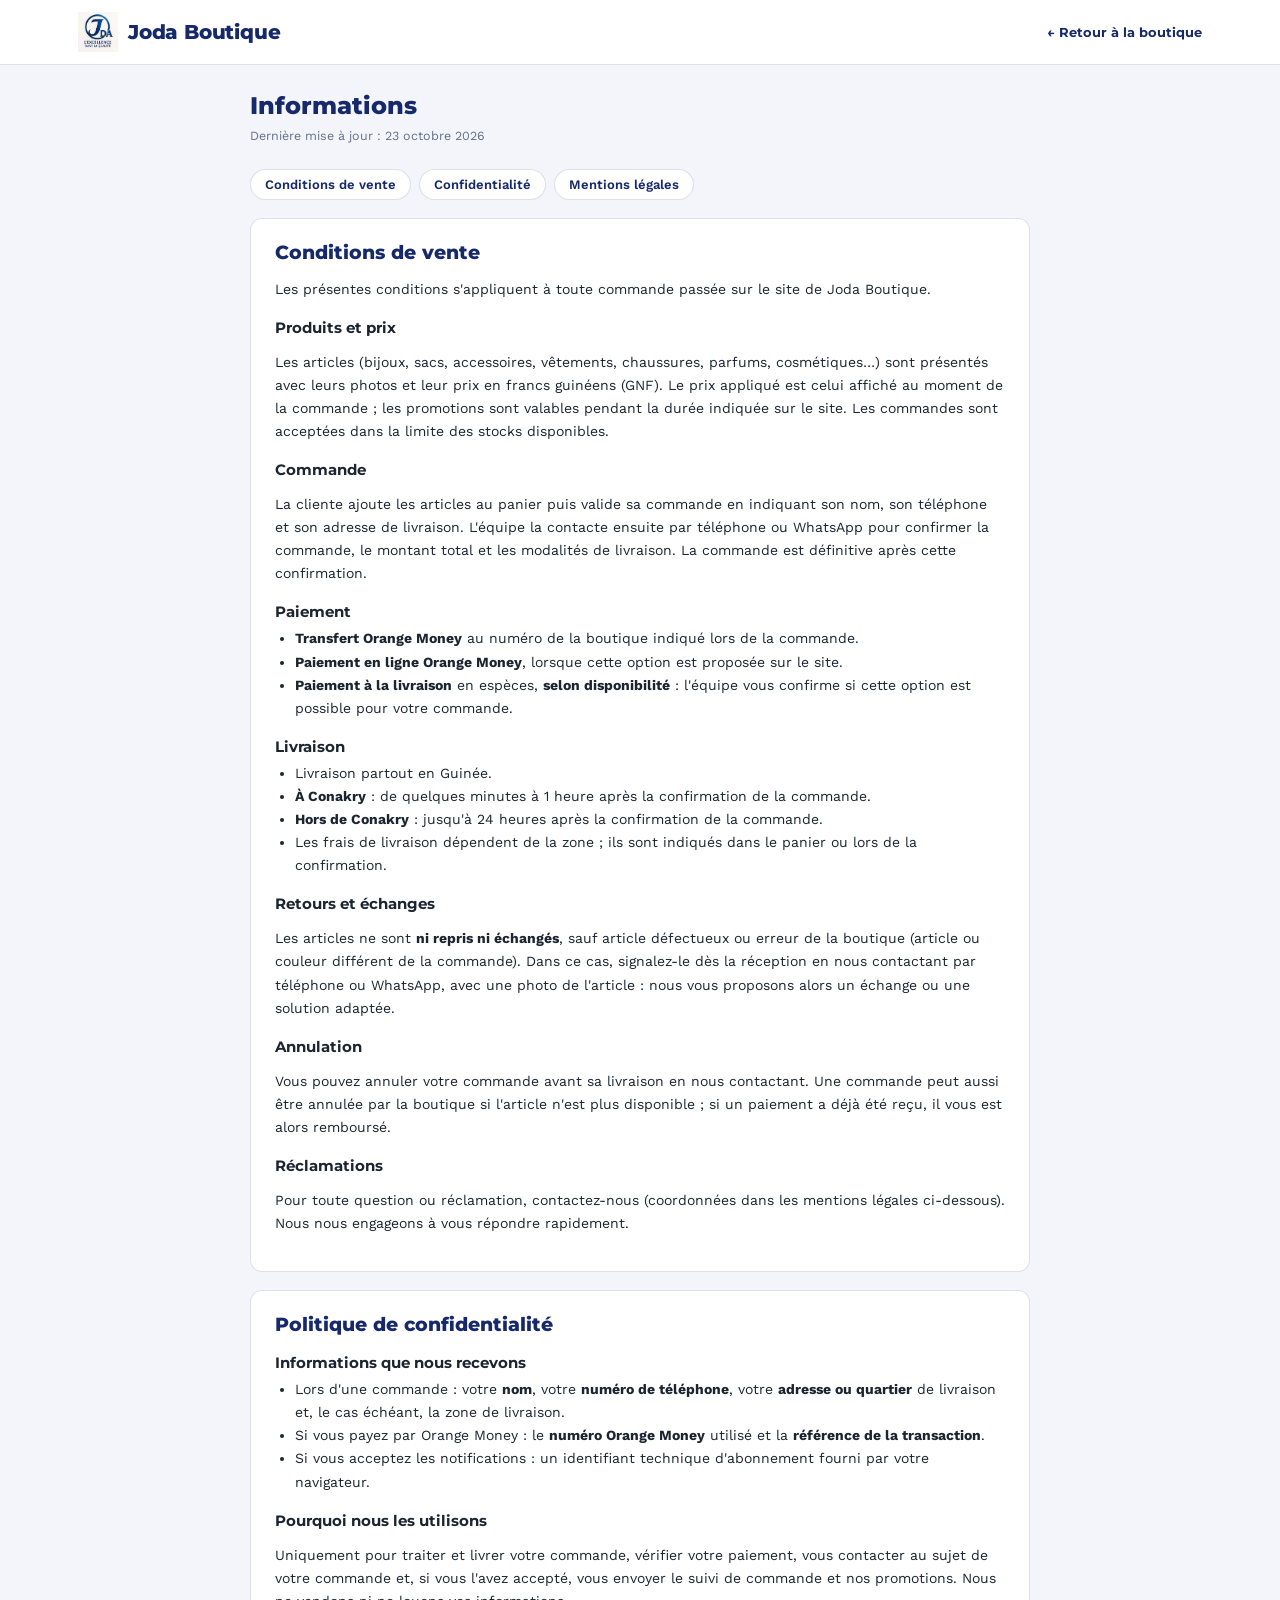
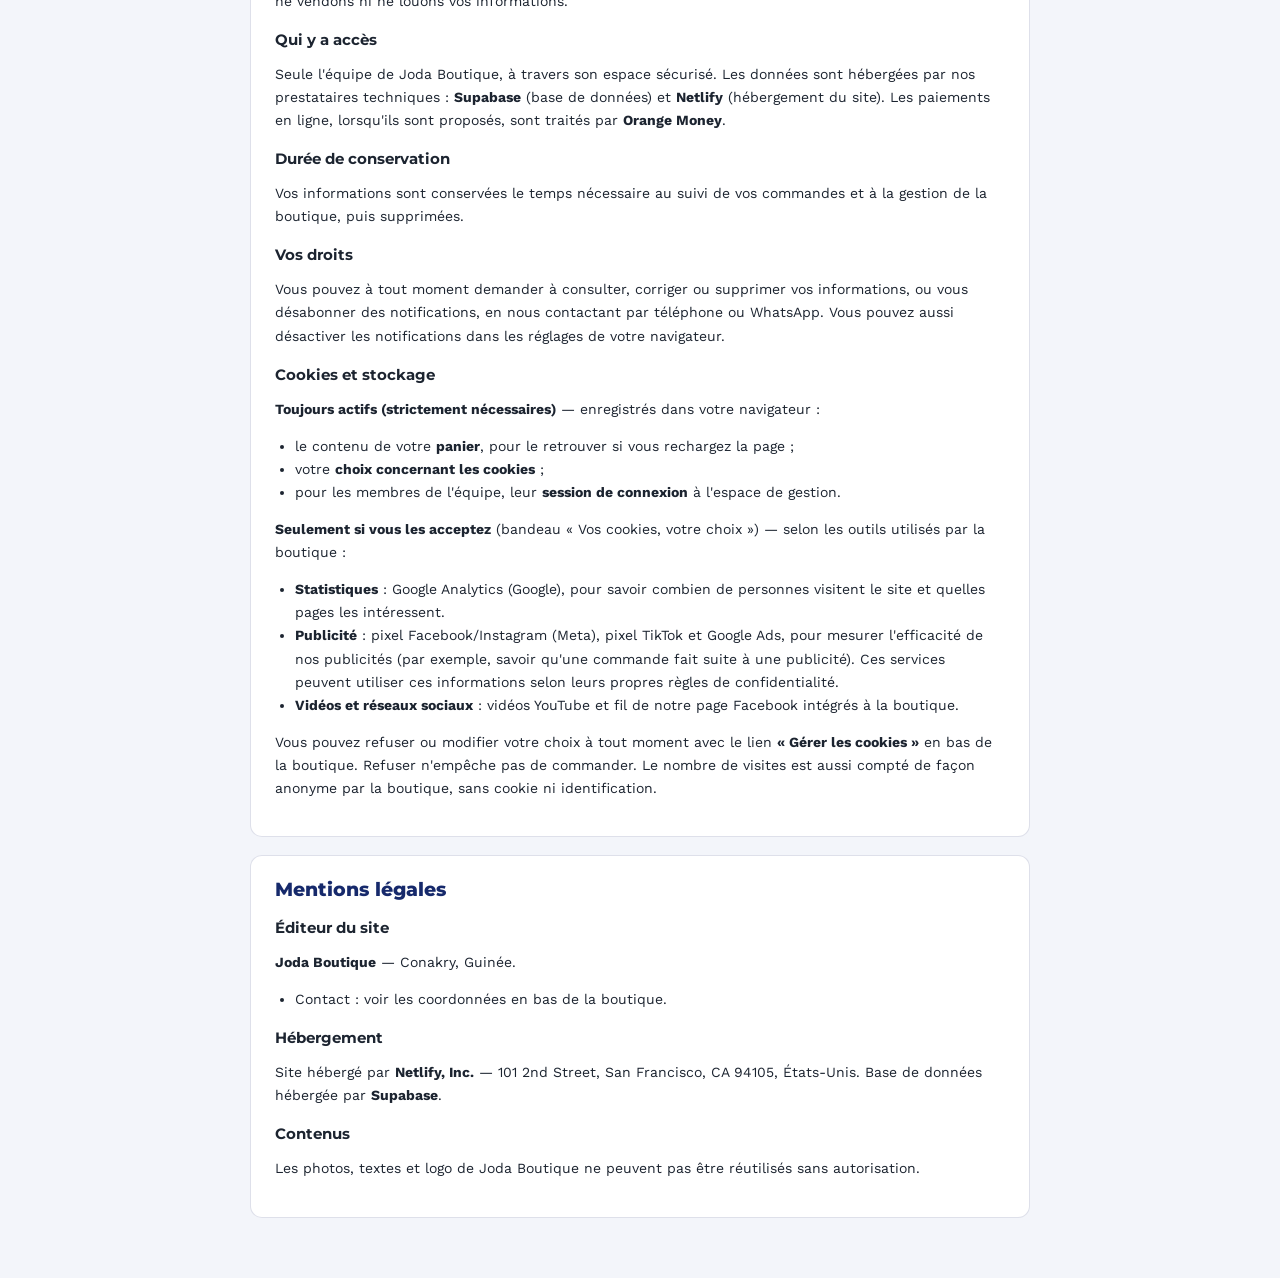
<file: informations.html>
<!DOCTYPE html>
<html lang="fr">
<head>
<meta charset="UTF-8">
<meta name="viewport" content="width=device-width, initial-scale=1.0">
<title>Informations — Joda Boutique</title>
<meta name="description" content="Conditions de vente, politique de confidentialité et mentions légales de Joda Boutique, Conakry, Guinée.">
<link rel="canonical" href="https://jodaboutique.com/informations.html">
<link rel="icon" type="image/webp" href="logo.webp">
<link rel="preconnect" href="https://fonts.googleapis.com">
<link href="https://fonts.googleapis.com/css2?family=Montserrat:wght@600;700;800&family=Work+Sans:wght@400;500;600&display=swap" rel="stylesheet">
<link rel="stylesheet" href="style.css">
<style>
  body{ background:var(--store-bg); }
  .legal-top{ background:#fff; border-bottom:1px solid var(--line); }
  .legal-top .wrap{ display:flex; align-items:center; justify-content:space-between; gap:12px; padding:12px 28px; }
  .legal-top a.brand{ text-decoration:none; }
  .legal-top img{ height:40px; }
  .legal-back{ font-family:'Montserrat', sans-serif; font-weight:700; font-size:13px; color:var(--navy); text-decoration:none; }
  .legal-nav{ display:flex; gap:8px; flex-wrap:wrap; margin:22px 0 6px; }
  .legal-nav a{ background:#fff; border:1px solid var(--line); border-radius:20px; padding:7px 14px; font-size:13px; font-weight:600; color:var(--navy); text-decoration:none; }
  .legal-nav a:hover{ border-color:var(--navy); }
  .legal{ max-width:820px; margin:0 auto; padding:0 20px 60px; }
  .legal section{ background:#fff; border:1px solid var(--line); border-radius:12px; padding:22px 24px; margin-top:18px; scroll-margin-top:16px; }
  .legal h1{ font-family:'Montserrat', sans-serif; font-weight:800; color:var(--navy); font-size:24px; margin:26px 0 0; }
  .legal h2{ font-family:'Montserrat', sans-serif; font-weight:800; color:var(--navy); font-size:19px; margin:0 0 12px; }
  .legal h3{ font-family:'Montserrat', sans-serif; font-weight:700; font-size:14.5px; margin:18px 0 6px; color:var(--ink); }
  .legal p, .legal li{ font-size:14px; line-height:1.65; color:var(--ink); }
  .legal ul{ padding-left:20px; margin:6px 0; }
  .legal .updated{ font-size:12.5px; color:var(--muted); margin-top:6px; }
</style>
</head>
<body>

<div class="legal-top">
  <div class="wrap">
    <a class="brand" href="/"><img src="logo.webp" alt="Joda Boutique"><span class="brand-text">Joda Boutique</span></a>
    <a class="legal-back" href="/">← Retour à la boutique</a>
  </div>
</div>

<main class="legal">
  <h1>Informations</h1>
  <p class="updated">Dernière mise à jour : 23 octobre 2026</p>
  <nav class="legal-nav">
    <a href="#cgv">Conditions de vente</a>
    <a href="#confidentialite">Confidentialité</a>
    <a href="#mentions">Mentions légales</a>
  </nav>

  <section id="cgv">
    <h2>Conditions de vente</h2>
    <p>Les présentes conditions s'appliquent à toute commande passée sur le site de Joda Boutique.</p>

    <h3>Produits et prix</h3>
    <p>Les articles (bijoux, sacs, accessoires, vêtements, chaussures, parfums, cosmétiques…) sont présentés avec leurs photos et leur prix en francs guinéens (GNF). Le prix appliqué est celui affiché au moment de la commande ; les promotions sont valables pendant la durée indiquée sur le site. Les commandes sont acceptées dans la limite des stocks disponibles.</p>

    <h3>Commande</h3>
    <p>La cliente ajoute les articles au panier puis valide sa commande en indiquant son nom, son téléphone et son adresse de livraison. L'équipe la contacte ensuite par téléphone ou WhatsApp pour confirmer la commande, le montant total et les modalités de livraison. La commande est définitive après cette confirmation.</p>

    <h3>Paiement</h3>
    <ul>
      <li><strong>Transfert Orange Money</strong> au numéro de la boutique indiqué lors de la commande.</li>
      <li><strong>Paiement en ligne Orange Money</strong>, lorsque cette option est proposée sur le site.</li>
      <li><strong>Paiement à la livraison</strong> en espèces, <strong>selon disponibilité</strong> : l'équipe vous confirme si cette option est possible pour votre commande.</li>
    </ul>

    <h3>Livraison</h3>
    <ul>
      <li>Livraison partout en Guinée.</li>
      <li><strong>À Conakry</strong> : de quelques minutes à 1 heure après la confirmation de la commande.</li>
      <li><strong>Hors de Conakry</strong> : jusqu'à 24 heures après la confirmation de la commande.</li>
      <li>Les frais de livraison dépendent de la zone ; ils sont indiqués dans le panier ou lors de la confirmation.</li>
    </ul>

    <h3>Retours et échanges</h3>
    <p>Les articles ne sont <strong>ni repris ni échangés</strong>, sauf article défectueux ou erreur de la boutique (article ou couleur différent de la commande). Dans ce cas, signalez-le dès la réception en nous contactant par téléphone ou WhatsApp, avec une photo de l'article : nous vous proposons alors un échange ou une solution adaptée.</p>

    <h3>Annulation</h3>
    <p>Vous pouvez annuler votre commande avant sa livraison en nous contactant. Une commande peut aussi être annulée par la boutique si l'article n'est plus disponible ; si un paiement a déjà été reçu, il vous est alors remboursé.</p>

    <h3>Réclamations</h3>
    <p>Pour toute question ou réclamation, contactez-nous (coordonnées dans les mentions légales ci-dessous). Nous nous engageons à vous répondre rapidement.</p>
  </section>

  <section id="confidentialite">
    <h2>Politique de confidentialité</h2>

    <h3>Informations que nous recevons</h3>
    <ul>
      <li>Lors d'une commande : votre <strong>nom</strong>, votre <strong>numéro de téléphone</strong>, votre <strong>adresse ou quartier</strong> de livraison et, le cas échéant, la zone de livraison.</li>
      <li>Si vous payez par Orange Money : le <strong>numéro Orange Money</strong> utilisé et la <strong>référence de la transaction</strong>.</li>
      <li>Si vous acceptez les notifications : un identifiant technique d'abonnement fourni par votre navigateur.</li>
    </ul>

    <h3>Pourquoi nous les utilisons</h3>
    <p>Uniquement pour traiter et livrer votre commande, vérifier votre paiement, vous contacter au sujet de votre commande et, si vous l'avez accepté, vous envoyer le suivi de commande et nos promotions. Nous ne vendons ni ne louons vos informations.</p>

    <h3>Qui y a accès</h3>
    <p>Seule l'équipe de Joda Boutique, à travers son espace sécurisé. Les données sont hébergées par nos prestataires techniques : <strong>Supabase</strong> (base de données) et <strong>Netlify</strong> (hébergement du site). Les paiements en ligne, lorsqu'ils sont proposés, sont traités par <strong>Orange Money</strong>.</p>

    <h3>Durée de conservation</h3>
    <p>Vos informations sont conservées le temps nécessaire au suivi de vos commandes et à la gestion de la boutique, puis supprimées.</p>

    <h3>Vos droits</h3>
    <p>Vous pouvez à tout moment demander à consulter, corriger ou supprimer vos informations, ou vous désabonner des notifications, en nous contactant par téléphone ou WhatsApp. Vous pouvez aussi désactiver les notifications dans les réglages de votre navigateur.</p>

    <h3>Cookies et stockage</h3>
    <p><strong>Toujours actifs (strictement nécessaires)</strong> — enregistrés dans votre navigateur :</p>
    <ul>
      <li>le contenu de votre <strong>panier</strong>, pour le retrouver si vous rechargez la page ;</li>
      <li>votre <strong>choix concernant les cookies</strong> ;</li>
      <li>pour les membres de l'équipe, leur <strong>session de connexion</strong> à l'espace de gestion.</li>
    </ul>
    <p><strong>Seulement si vous les acceptez</strong> (bandeau « Vos cookies, votre choix ») — selon les outils utilisés par la boutique :</p>
    <ul>
      <li><strong>Statistiques</strong> : Google Analytics (Google), pour savoir combien de personnes visitent le site et quelles pages les intéressent.</li>
      <li><strong>Publicité</strong> : pixel Facebook/Instagram (Meta), pixel TikTok et Google Ads, pour mesurer l'efficacité de nos publicités (par exemple, savoir qu'une commande fait suite à une publicité). Ces services peuvent utiliser ces informations selon leurs propres règles de confidentialité.</li>
      <li><strong>Vidéos et réseaux sociaux</strong> : vidéos YouTube et fil de notre page Facebook intégrés à la boutique.</li>
    </ul>
    <p>Vous pouvez refuser ou modifier votre choix à tout moment avec le lien <strong>« Gérer les cookies »</strong> en bas de la boutique. Refuser n'empêche pas de commander. Le nombre de visites est aussi compté de façon anonyme par la boutique, sans cookie ni identification.</p>
  </section>

  <section id="mentions">
    <h2>Mentions légales</h2>
    <h3>Éditeur du site</h3>
    <p><strong>Joda Boutique</strong> — Conakry, Guinée.</p>
    <ul id="legalContacts">
      <li>Contact : voir les coordonnées en bas de la boutique.</li>
    </ul>
    <h3>Hébergement</h3>
    <p>Site hébergé par <strong>Netlify, Inc.</strong> — 101 2nd Street, San Francisco, CA 94105, États-Unis. Base de données hébergée par <strong>Supabase</strong>.</p>
    <h3>Contenus</h3>
    <p>Les photos, textes et logo de Joda Boutique ne peuvent pas être réutilisés sans autorisation.</p>
  </section>
</main>

<script>
  // Coordonnées reprises des Réglages de la boutique (téléphone, WhatsApp, Facebook).
  (async function(){
    try{
      const res = await fetch('https://sfkxhelutkoqinmfceyc.supabase.co/rest/v1/settings?id=eq.true&select=phone,whatsapp,facebook', {
        headers: { apikey: 'sb_publishable_HQc7xFR0jmCbFXXqhOFDhw_fjZ-x07V', Authorization: 'Bearer sb_publishable_HQc7xFR0jmCbFXXqhOFDhw_fjZ-x07V' }
      });
      const s = (await res.json())[0];
      if(!s) return;
      const esc = t => String(t).replace(/[&<>"']/g, c => ({'&':'&amp;','<':'&lt;','>':'&gt;','"':'&quot;',"'":'&#39;'}[c]));
      const phone = String(s.phone||'').replace(/[^0-9]/g,'');
      const wa = String(s.whatsapp||'').replace(/[^0-9]/g,'');
      const fb = String(s.facebook||'').trim();
      let html = '';
      if(phone) html += `<li>Téléphone : <a href="tel:+${phone}">+${phone}</a></li>`;
      if(wa) html += `<li>WhatsApp : <a href="https://wa.me/${wa}" target="_blank" rel="noopener">+${wa}</a></li>`;
      if(/^https?:\/\//.test(fb)) html += `<li>Facebook : <a href="${esc(fb)}" target="_blank" rel="noopener">notre page</a></li>`;
      if(html) document.getElementById('legalContacts').innerHTML = html;
    }catch(e){ /* les coordonnées restent celles par défaut */ }
  })();
</script>
</body>
</html>
</file>
<file: style.css>
:root{
    --bg: #F3F5FA;
    --bg-panel: #FFFFFF;
    --bg-panel-2: #F7F8FC;
    --navy: #16296B;
    --navy-light: #3B5BA8;
    --wine: #7C3B44;
    --ink: #1C2430;
    --muted: #667089;
    --line: rgba(22,41,107,0.14);
    --radius: 6px;
    --store-bg: #F3F5FA;
    --red: #D7262E;
    --gold: #E8C77A;
  }
  *{box-sizing:border-box;}
  html,body{margin:0;padding:0;}
  body{
    background:var(--bg);
    color:var(--ink);
    font-family:'Work Sans', sans-serif;
    min-height:100vh;
    -webkit-font-smoothing:antialiased;
  }
  ::selection{ background:var(--navy); color:var(--bg); }
  a{color:inherit;}
  button{font-family:inherit; cursor:pointer;}
  .wrap{max-width:1180px; margin:0 auto; padding:0 28px;}

  /* ---------- BARRE D'ANNONCE ---------- */
  .topbar{
    display:flex; justify-content:center; align-items:center; gap:10px; flex-wrap:wrap;
    background:linear-gradient(90deg, #0F1D4F, var(--navy) 50%, #0F1D4F); color:#fff;
    font-family:'Montserrat', sans-serif; font-size:12.5px; font-weight:600; padding:7px 12px; text-align:center;
  }
  .topbar strong{ color:var(--gold); font-weight:800; }
  .tb-sep{ opacity:.5; }
  @media (max-width:640px){ .tb-hide-m{ display:none; } .topbar{ font-size:11.5px; gap:6px; padding:6px 8px; } }

  /* ---------- BANDEAU COOKIES ---------- */
  .consent-banner{
    position:fixed; left:16px; bottom:16px; z-index:120; max-width:440px; width:calc(100% - 32px);
    background:#fff; border:1px solid var(--line); border-top:4px solid var(--gold); border-radius:14px;
    box-shadow:0 18px 50px rgba(16,22,40,.25); padding:18px 18px 16px;
  }
  body.view-admin .consent-banner{ display:none !important; }
  .consent-title{ font-family:'Montserrat', sans-serif; font-weight:800; color:var(--navy); font-size:16px; margin-bottom:6px; }
  .consent-text{ font-size:13px; line-height:1.5; color:var(--ink); margin:0 0 12px; }
  .consent-text a{ color:var(--navy); }
  .consent-details{ display:none; flex-direction:column; gap:8px; margin-bottom:12px; }
  .consent-banner.detailed .consent-details{ display:flex; }
  .consent-row{ display:flex; gap:8px; align-items:flex-start; font-size:12.5px; line-height:1.4; cursor:pointer; }
  .consent-row input{ margin-top:2px; width:16px; height:16px; }
  .consent-actions{ display:flex; gap:8px; flex-wrap:wrap; justify-content:flex-end; }
  .consent-actions button{ padding:9px 14px; font-size:13px; }
  .consent-banner .consent-only-detailed{ display:none; }
  .consent-banner.detailed .consent-only-detailed{ display:inline-block; }
  .consent-banner.detailed .consent-only-simple{ display:none; }
  .consent-banner ~ .promo-countdown.pos-0{ bottom:24px; }
  .footer-link-btn{ background:none; border:none; padding:0; color:inherit; font:inherit; text-decoration:underline; cursor:pointer; }
  .set-label{ font-size:12px; color:var(--muted); display:block; margin-bottom:6px; }

  /* ---------- SUIVEZ-NOUS (YouTube / Facebook) ---------- */
  .social-section{ padding:10px 0 20px; }
  .social-row{ display:flex; gap:16px; flex-wrap:wrap; align-items:flex-start; }
  .embed-box{ background:#fff; border:1px solid var(--line); border-radius:12px; overflow:hidden; }
  .embed-video{ flex:2 1 420px; aspect-ratio:16/9; }
  .embed-fb{ flex:1 1 300px; max-width:360px; height:480px; }
  .embed-box iframe{ width:100%; height:100%; border:0; display:block; }
  .embed-blocked{ height:100%; min-height:200px; display:flex; flex-direction:column; align-items:center; justify-content:center; gap:12px; padding:20px; text-align:center; background:var(--bg); }
  .embed-blocked p{ font-size:13px; color:var(--muted); margin:0; max-width:300px; }
  @media (max-width:640px){ .embed-fb{ max-width:none; height:420px; } }

  /* ---------- AVIS DE CLIENTES ---------- */
  .reviews-section{ padding:10px 0 30px; }
  .reviews-row{ display:grid; grid-template-columns:repeat(auto-fill, minmax(240px,1fr)); gap:14px; }
  .review-card{ background:#fff; border:1px solid var(--line); border-radius:12px; overflow:hidden; display:flex; flex-direction:column; }
  .review-card img{ width:100%; aspect-ratio:4/3; object-fit:cover; display:block; cursor:zoom-in; background:var(--bg); }
  .review-body{ padding:14px 16px 16px; display:flex; flex-direction:column; gap:8px; }
  .review-stars{ color:#F2A900; font-size:15px; letter-spacing:2px; }
  .review-text{ font-size:13.5px; line-height:1.55; color:var(--ink); font-style:italic; }
  .review-name{ font-family:'Montserrat', sans-serif; font-weight:700; font-size:13px; color:var(--navy); }
  .review-admin-row{ display:flex; align-items:center; gap:10px; padding:8px 0; border-bottom:1px solid var(--line); font-size:12.5px; }
  .review-admin-row img{ width:40px; height:40px; object-fit:cover; border-radius:6px; }
  .review-admin-row .ra-text{ flex:1; min-width:0; overflow:hidden; text-overflow:ellipsis; white-space:nowrap; }
  .share-preview{ margin-bottom:10px; font-size:12.5px; color:var(--muted); }
  .share-preview img{ width:100%; max-height:220px; object-fit:cover; border-radius:10px; border:1px solid var(--line); display:block; }
  @media (max-width:640px){ .reviews-row{ display:flex; overflow-x:auto; scroll-snap-type:x mandatory; } .review-card{ flex:0 0 78%; scroll-snap-align:start; } }

  /* « Espace équipe » : seulement en bas de page pour les clientes, dans l'en-tête une fois connectée */
  body:not(.team-logged) .team-link{ display:none !important; }
  .footer-team{ background:none; border:none; color:inherit; font:inherit; text-decoration:underline; padding:0; cursor:pointer; opacity:.75; }
  .footer-team:hover{ opacity:1; }

  /* ---------- EN-TÊTE ---------- */
  body.view-admin .store-only{ display:none !important; }
  body:not(.view-admin) .back-store, body.view-admin .team-link, body.view-admin .cart-btn{ display:none; }
  header.top{
    position:sticky; top:0; z-index:40; background:#fff;
    box-shadow:0 1px 0 var(--line), 0 6px 18px rgba(22,41,107,0.05);
  }
  .navrow{ display:flex; align-items:center; gap:24px; padding:12px 0; }
  .brand{ display:flex; align-items:center; gap:10px; cursor:pointer; flex-shrink:0; }
  .brand img{ height:48px; width:auto; display:block; }
  .brand-text{ font-family:'Montserrat', sans-serif; font-weight:800; font-size:20px; letter-spacing:-.2px; color:var(--navy); line-height:1.05;}
  .brand-text small{ display:block; font-family:'Montserrat', sans-serif; font-size:8.5px; letter-spacing:1.4px; color:var(--muted); font-weight:600; margin-top:3px;}
  .search-bar{
    flex:1; display:flex; align-items:stretch; min-width:0; height:44px;
    border:1.5px solid var(--navy); border-radius:8px; overflow:hidden; background:#fff;
  }
  .search-bar input{ flex:1; min-width:0; border:none; outline:none; padding:0 16px; font-family:inherit; font-size:14px; color:var(--ink); background:none; }
  .search-bar select{
    border:none; border-left:1px solid var(--line); background:#fff; padding:0 12px; font-family:inherit;
    font-size:13px; color:var(--ink); max-width:170px; outline:none; cursor:pointer;
  }
  .search-go{ background:var(--navy); color:#fff; border:none; width:52px; display:flex; align-items:center; justify-content:center; }
  .search-go svg{ width:20px; height:20px; }
  nav.links{ display:flex; gap:20px; align-items:center; flex-shrink:0; margin-left:auto; }
  .head-contacts{ display:flex; gap:20px; align-items:center; }
  .head-item{
    display:flex; align-items:center; gap:9px; background:none; border:none; padding:0; text-decoration:none;
    color:var(--ink); text-align:left;
  }
  .head-item .hi-icon{ width:26px; height:26px; color:var(--navy); display:flex; flex-shrink:0; }
  .head-item .hi-icon svg, svg.hi-icon{ width:26px; height:26px; fill:currentColor; }
  svg.hi-icon{ fill:none; color:var(--navy); }
  .head-item.wa .hi-icon{ color:#25D366; }
  .head-item.fb .hi-icon{ color:#1877F2; }
  .hi-text{ font-size:12px; font-weight:600; line-height:1.25; white-space:nowrap; }
  .hi-text small{ display:block; font-size:12.5px; font-weight:500; color:var(--muted); }
  .head-item.navbtn.active .hi-text{ color:var(--navy); }
  .cart-btn{
    position:relative; background:none; color:var(--navy); border:none; padding:0;
    display:flex; flex-direction:column; align-items:center; gap:1px; font-size:11px; font-weight:600;
  }
  .cart-btn svg{ width:28px; height:28px; }
  .cart-count{
    position:absolute; top:-6px; right:-8px; background:var(--navy); color:#fff; border:2px solid #fff;
    font-size:10.5px; min-width:21px; height:21px; padding:0 4px; border-radius:11px;
    display:flex; align-items:center; justify-content:center; font-weight:700;
  }

  /* ---------- BARRE DES CATÉGORIES ---------- */
  .catnav{ border-top:1px solid var(--line); background:#fff; }
  .catnav-row{ display:flex; align-items:center; gap:18px; height:48px; }
  .allcats-btn{
    display:flex; align-items:center; gap:12px; background:var(--navy); color:#fff; border:none; border-radius:6px;
    height:38px; padding:0 16px; font-size:14px; font-weight:600; width:236px; flex-shrink:0;
  }
  .allcats-btn .chev{ margin-left:auto; font-size:11px; }
  .burger{ display:flex; flex-direction:column; gap:3.5px; }
  .burger i{ display:block; width:17px; height:2px; background:currentColor; border-radius:2px; }
  .catnav-links{ display:flex; gap:4px; overflow-x:auto; flex:1; scrollbar-width:none; height:100%; align-items:stretch; }
  .catnav-links::-webkit-scrollbar{ display:none; }
  .catnav-links button{
    background:none; border:none; border-bottom:2px solid transparent; padding:0 12px; font-size:13.5px; font-weight:600;
    color:var(--ink); white-space:nowrap; display:flex; align-items:center; gap:6px;
  }
  .catnav-links button:hover{ color:var(--navy); }
  .catnav-links button.active{ color:var(--navy); border-bottom-color:var(--navy); }
  .catnav-links .promo-link, .cat-tabs .promo-link{ color:var(--red); }
  .pct{ width:20px; height:20px; border-radius:50%; background:var(--red); color:#fff; font-size:11px; font-weight:800; display:inline-flex; align-items:center; justify-content:center; }
  .catnav-right{ display:flex; align-items:center; gap:14px; flex-shrink:0; }

  .btn-primary{
    background:var(--navy); color:#fff; border:none; padding:13px 26px; font-weight:600; font-size:14px;
    border-radius:var(--radius); letter-spacing:.3px;
  }
  .btn-ghost{
    background:none; border:1px solid var(--line); color:var(--ink); padding:12px 22px; font-size:14px; border-radius:var(--radius);
  }

  /* ---------- HAUT DE PAGE : colonne catégories + bandeau + promos ---------- */
  .home-top{ padding:16px 0 0; }
  .home-grid{ display:grid; grid-template-columns:236px minmax(0,1fr) 260px; gap:14px; align-items:stretch; }
  .cat-sidebar{
    background:#fff; border:1px solid var(--line); border-radius:10px; padding:6px 0; display:flex; flex-direction:column;
    max-height:400px; overflow-y:auto;
  }
  .cat-side-item{
    display:flex; align-items:center; gap:12px; width:100%; background:none; border:none; border-bottom:1px solid rgba(22,41,107,0.07);
    padding:9px 14px; text-align:left; font-size:13.5px; color:var(--ink); font-weight:500;
  }
  .cat-side-item:hover, .cat-side-item.active{ background:var(--store-bg); color:var(--navy); }
  .csi-icon{ width:22px; height:22px; color:var(--navy); display:flex; flex-shrink:0; }
  .csi-icon svg{ width:22px; height:22px; }
  .csi-name{ flex:1; min-width:0; overflow:hidden; text-overflow:ellipsis; white-space:nowrap; }
  .csi-count{ font-size:11px; color:var(--muted); }
  .cat-side-item.promo .csi-icon, .cat-side-item.promo .csi-count{ color:var(--red); }
  .cat-side-foot{ margin-top:auto; padding:10px 14px 6px; font-size:11.5px; color:var(--muted); }
  .cat-side-foot span{ color:var(--navy); font-weight:700; }

  /* ---------- SECTION TITLES ---------- */
  .section-head{ display:flex; align-items:center; gap:20px; margin:30px 0 14px; }
  h2.section-title{ font-family:'Montserrat', sans-serif; font-size:22px; font-weight:800; color:var(--navy); margin:0; letter-spacing:-.2px; }
  .section-note{ color:var(--muted); font-size:13px; }
  body.searching .home-top, body.searching .cat-circles-section, body.searching .cat-banners-section{ display:none !important; }

  /* ---------- SUBSCRIBE MINI BUTTON ---------- */
  .subscribe-mini{
    display:inline-flex; align-items:center; gap:6px; background:var(--navy); color:#fff; border:none;
    padding:7px 14px; font-size:12px; font-weight:600; border-radius:20px; letter-spacing:.2px;
  }
  .subscribe-mini:hover{ filter:brightness(1.08); }
  .subscribe-mini.is-subscribed{ background:none; color:var(--navy); border:1px solid var(--line); }

  /* ---------- CARTES PROMO DES CATÉGORIES (colonne de droite + bannières) ---------- */
  .side-promos{ display:flex; flex-direction:column; gap:10px; }
  .side-promo, .cat-banner{
    position:relative; flex:1; display:flex; align-items:center; justify-content:space-between; gap:8px; overflow:hidden;
    border:none; border-radius:10px; padding:14px 0 14px 16px; text-align:left; color:#fff; min-height:0;
  }
  .tone-navy{ background:linear-gradient(110deg, #0F1D4F 0%, var(--navy) 60%, #2A4596 100%); }
  .tone-wine{ background:linear-gradient(110deg, #4E1F26 0%, var(--wine) 60%, #A0505B 100%); }
  .tone-ink{ background:linear-gradient(110deg, #10141C 0%, #232C3D 60%, #3A4660 100%); }
  .sp-text{ display:flex; flex-direction:column; gap:3px; position:relative; z-index:1; min-width:0; }
  .sp-name{ font-family:'Montserrat', sans-serif; font-weight:800; font-size:16px; text-transform:uppercase; letter-spacing:.2px; line-height:1.1; }
  .sp-sub{ font-size:12px; opacity:.85; }
  .sp-cta{
    margin-top:8px; align-self:flex-start; background:#fff; color:var(--navy); font-size:11.5px; font-weight:700;
    padding:6px 12px; border-radius:20px; white-space:nowrap;
  }
  .sp-img{ width:44%; align-self:stretch; flex-shrink:0; margin:-14px 0; position:relative; }
  .sp-img img{ width:100%; height:100%; object-fit:cover; display:block; -webkit-mask-image:linear-gradient(90deg, transparent 0, #000 35%); mask-image:linear-gradient(90deg, transparent 0, #000 35%); }
  .sp-img .cat-icon{ width:100%; height:100%; display:flex; align-items:center; justify-content:center; color:rgba(255,255,255,.75); }
  .sp-img .cat-icon svg{ width:54px; height:54px; }
  .side-promo:hover .sp-cta, .cat-banner:hover .sp-cta{ background:var(--gold); }

  /* ---------- CERCLES DES CATÉGORIES ---------- */
  .cat-circles-section{ padding:16px 0 4px; }
  .cat-circles{ display:flex; gap:10px; overflow-x:auto; padding:4px 2px 8px; scrollbar-width:thin; justify-content:space-between; }
  .cat-circle{ flex:0 0 96px; background:none; border:none; display:flex; flex-direction:column; align-items:center; gap:8px; padding:0; }
  .cc-img{
    width:78px; height:78px; border-radius:50%; overflow:hidden; background:#fff; border:1px solid var(--line);
    display:flex; align-items:center; justify-content:center; transition:transform .2s, box-shadow .2s;
  }
  .cc-img img{ width:100%; height:100%; object-fit:cover; }
  .cc-img .cat-icon{ color:var(--navy); display:flex; }
  .cc-img .cat-icon svg{ width:38px; height:38px; }
  .cat-circle:hover .cc-img{ transform:translateY(-3px); box-shadow:0 8px 18px rgba(22,41,107,0.14); }
  .cc-name{ font-size:12.5px; font-weight:600; color:var(--ink); text-align:center; line-height:1.2; }
  .cc-pct{ width:44px; height:44px; border-radius:50%; background:var(--red); color:#fff; font-size:22px; font-weight:800; display:flex; align-items:center; justify-content:center; }
  .cat-circle.promo .cc-name{ color:var(--red); }

  /* ---------- BANNIÈRES LARGES ---------- */
  .cat-banners-section{ padding:10px 0 0; }
  .cat-banners{ display:grid; grid-template-columns:repeat(3, minmax(0,1fr)); gap:14px; }
  .cat-banner{ height:118px; padding-left:20px; }
  .cat-banner .sp-name{ font-size:18px; }
  .cat-banner .sp-sub{ font-size:13px; }

  /* ---------- PRODUITS ---------- */
  .cat-tabs{ display:flex; gap:6px; overflow-x:auto; flex:1; scrollbar-width:none; }
  .cat-tabs::-webkit-scrollbar{ display:none; }
  .cat-tabs button{
    background:none; border:none; border-radius:20px; padding:6px 13px; font-size:12.5px; font-weight:600;
    color:var(--ink); white-space:nowrap;
  }
  .cat-tabs button:hover{ color:var(--navy); }
  .cat-tabs button.active{ background:var(--navy); color:#fff; }
  .see-all{ background:none; border:none; color:var(--navy); font-weight:700; font-size:13px; white-space:nowrap; }
  .products-toolbar{ display:flex; align-items:center; justify-content:space-between; gap:14px; margin-bottom:16px; flex-wrap:wrap; }
  .price-filters{ display:flex; gap:8px; }
  .price-filters .text-input{ margin:0; width:150px; background:#fff; }
  .price-filters .btn-ghost{ padding:8px 14px; font-size:13px; background:#fff; }

  /* ---------- BANDEAU DE CONFIANCE ---------- */
  .trust-bar{ background:#fff; border-top:1px solid var(--line); margin-top:10px; }
  .trust-row{ display:grid; grid-template-columns:repeat(5, minmax(0,1fr)); gap:10px; padding:20px 28px; }
  .trust-item{ display:flex; align-items:center; gap:12px; padding:0 10px; border-left:1px solid var(--line); }
  .trust-item:first-child{ border-left:none; }
  .trust-item svg{ width:32px; height:32px; color:var(--navy); flex-shrink:0; }
  .ti-title{ font-size:13px; font-weight:700; color:var(--ink); }
  .ti-sub{ font-size:12px; color:var(--muted); margin-top:1px; }

  /* ---------- PRODUCT GRID ---------- */
  .grid{ display:grid; grid-template-columns:repeat(auto-fill, minmax(190px,1fr)); gap:14px; padding-bottom:40px;}
  .cat-chip{
    display:inline-flex; align-items:center; gap:8px; background:var(--bg-panel-2); border:1px solid var(--line);
    border-radius:20px; padding:6px 12px; margin:0 8px 8px 0; font-size:13px;
  }
  .cat-chip button{ background:none; border:none; color:var(--wine); font-size:15px; line-height:1; padding:0; }
  .cat-row{ display:flex; align-items:center; gap:8px; background:var(--bg-panel-2); border:1px solid var(--line); border-radius:8px; padding:6px 8px 6px 10px; margin-bottom:6px; font-size:13.5px; }
  .cat-row .cat-pos{ width:20px; color:var(--muted); font-weight:600; }
  .cat-row .cat-row-name{ flex:1; font-weight:600; }
  .cat-row button{ width:30px; height:30px; border:1px solid var(--line); background:#fff; border-radius:6px; font-size:15px; line-height:1; color:var(--navy); cursor:pointer; }
  .cat-row button:disabled{ opacity:.35; cursor:default; }
  .cat-row button.del{ color:var(--wine); }
  .tag-card{
    position:relative; background:#fff; border:1px solid var(--line); border-radius:10px;
    padding:12px 12px 14px; display:flex; flex-direction:column;
    transition:transform .2s ease, border-color .2s ease, box-shadow .2s ease;
  }
  .tag-card:hover{ border-color:rgba(22,41,107,0.35); transform:translateY(-3px); box-shadow:0 12px 26px rgba(22,41,107,0.10);}
  .tag-card.flash-highlight{ animation: tag-flash 1.6s ease; }
  @keyframes tag-flash{
    0%, 100% { box-shadow:none; border-color:var(--line); }
    15%, 55% { box-shadow:0 0 0 3px var(--wine); border-color:var(--wine); }
  }
  .tag-card .icon{ display:flex; justify-content:center; align-items:center; aspect-ratio:1/1; margin-bottom:10px; color:var(--navy-light); background:var(--store-bg); border-radius:8px; }
  .tag-card .icon svg{ width:52px; height:52px; }
  .tag-card .cat{ color:var(--muted); font-size:11px; text-transform:uppercase; letter-spacing:.6px; margin-bottom:2px; }
  .tag-card h3{ font-family:'Montserrat', sans-serif; font-weight:700; font-size:14px; margin:0 0 8px; color:var(--ink); line-height:1.3;}
  .color-swatches{ display:flex; flex-wrap:wrap; gap:5px; margin:0 0 8px; }
  .swatch{
    background:var(--bg-panel-2); border:1px solid var(--line); border-radius:20px; padding:3px 10px;
    font-size:11px; color:var(--ink); cursor:pointer;
  }
  .swatch.active{ background:var(--navy); border-color:var(--navy); color:#fff; }
  .swatch.oos{ opacity:0.45; text-decoration:line-through; }
  .tag-card .price-row{ display:flex; align-items:baseline; gap:5px; margin-bottom:2px; flex-wrap:wrap;}
  .tag-card .price-row.promo{ flex-direction:row; }
  .tag-card .price{ font-family:'Montserrat', sans-serif; font-weight:800; font-size:16px; color:var(--navy); }
  .tag-card .price-row.promo .price{ color:var(--red); }
  .tag-card .curr{ font-family:'Montserrat', sans-serif; font-weight:700; font-size:12px; color:var(--navy); }
  .price-old-row{ display:flex; align-items:center; gap:6px; width:100%; }
  .tag-card .price-old{ font-size:12px; color:var(--muted); text-decoration:line-through; }
  .promo-badge{
    display:inline-block; background:linear-gradient(120deg, #B3121B, var(--red) 50%, #FF6A1A); color:#fff; font-family:'Montserrat', sans-serif;
    font-size:10px; font-weight:600; letter-spacing:.3px; padding:2px 6px; border-radius:20px;
  }
  .tag-card .stock{ font-size:11.5px; color:#1B7A3D; margin-bottom:10px; }
  .tag-card .stock.low{ color:var(--red); }
  .tag-card .stock.out{ color:var(--muted); }
  .tag-card button.add{
    margin-top:auto; width:100%; background:var(--navy); border:none; color:#fff; padding:9px; font-size:13px;
    border-radius:6px; font-weight:600; transition:background .2s;
  }
  .tag-card button.add:hover{ background:#0F1D4F; }
  .tag-card button.add:disabled{ background:#C9CDD8; cursor:not-allowed; }
  .card-promo{
    position:absolute; top:20px; left:52px; z-index:2; color:#fff; font-family:'Montserrat', sans-serif; font-size:14px; font-weight:900;
    padding:5px 10px; border-radius:20px; border:1.5px solid var(--gold);
    background:linear-gradient(120deg, #B3121B, var(--red) 50%, #FF6A1A); box-shadow:0 4px 12px rgba(215,38,46,.35);
  }

  /* ---------- CART DRAWER ---------- */
  .overlay{ position:fixed; inset:0; background:rgba(22,24,32,.35); z-index:60; opacity:0; pointer-events:none; transition:opacity .25s; }
  .overlay.show{ opacity:1; pointer-events:auto; }
  .drawer{
    position:fixed; top:0; right:-420px; width:400px; max-width:92vw; height:100%; background:var(--bg-panel-2);
    z-index:70; border-left:1px solid var(--line); transition:right .3s ease; display:flex; flex-direction:column;
  }
  .drawer.open{ right:0; }
  .drawer.open ~ .wa-fab, .drawer.open ~ .promo-countdown{ display:none !important; }
  .drawer-head{ padding:22px 22px 16px; border-bottom:1px solid var(--line); display:flex; justify-content:space-between; align-items:center;}
  .drawer-head h3{ font-family:'Montserrat', sans-serif; font-size:20px; font-weight:800; margin:0; color:var(--ink);}
  .drawer-close{ background:none; border:none; color:var(--muted); font-size:22px; }
  .drawer-items{ flex:1; overflow-y:auto; padding:18px 22px; }
  .cart-item{ display:flex; justify-content:space-between; align-items:center; padding:12px 0; border-bottom:1px solid var(--line); gap:10px;}
  .cart-item .ci-name{ font-size:14px; }
  .cart-item .ci-price{ font-family:'Montserrat', sans-serif; font-size:12px; color:var(--muted); }
  .qty-ctrl{ display:flex; align-items:center; gap:8px; }
  .qty-ctrl button{ background:var(--bg-panel); border:1px solid var(--line); color:var(--ink); width:24px; height:24px; border-radius:50%; font-size:14px; line-height:1;}
  .drawer-foot{ padding:20px 22px; border-top:1px solid var(--line); max-height:78vh; overflow-y:auto; }
  /* ---------- MODE DE PAIEMENT (panier) ---------- */
  .pay-block{ margin:4px 0 12px; }
  .pay-title{ font-family:'Montserrat', sans-serif; font-weight:700; font-size:14px; color:var(--ink); margin-bottom:8px; }
  .pay-options{ display:grid; grid-template-columns:1fr 1fr; gap:8px; margin-bottom:10px; }
  .pay-opt{
    display:flex; align-items:center; gap:8px; background:#fff; border:1.5px solid var(--line); border-radius:10px;
    padding:10px; font-size:13px; font-weight:600; color:var(--ink); text-align:left;
  }
  .pay-opt.active{ border-color:#1B7A3D; background:#EAF6EE; }
  .om-logo{
    width:32px; height:32px; border-radius:50%; background:#FF7900; color:#fff; flex-shrink:0;
    font-size:6.5px; font-weight:800; line-height:1.05; display:flex; align-items:center; justify-content:center; text-align:center;
  }
  .cash-logo{ width:32px; height:32px; border-radius:50%; background:var(--bg); color:var(--navy); flex-shrink:0; display:flex; align-items:center; justify-content:center; }
  .cash-logo svg{ width:20px; height:20px; }
  .pay-info{ background:#FFF8E6; border:1px solid #F1DFB0; border-radius:10px; padding:10px 12px; font-size:12.5px; line-height:1.5; color:var(--ink); margin-bottom:10px; }
  .om-merchant{ display:flex; align-items:center; gap:10px; margin:6px 0; font-family:'Montserrat', sans-serif; font-weight:800; font-size:16px; color:var(--navy); }
  .pay-return{ position:fixed; inset:0; z-index:150; background:rgba(16,22,40,.55); display:flex; align-items:center; justify-content:center; padding:20px; }
  .pay-return-card{ background:#fff; border-radius:14px; padding:28px 24px; max-width:380px; width:100%; text-align:center; box-shadow:0 20px 50px rgba(0,0,0,.25); }
  .pay-return-icon{ font-size:40px; margin-bottom:8px; }
  .pay-return-title{ font-family:'Montserrat', sans-serif; font-weight:800; font-size:18px; color:var(--navy); margin-bottom:8px; }
  .pay-return-text{ font-size:13.5px; color:var(--muted); line-height:1.5; margin-bottom:18px; }
  .pay-pill.online{ background:#E8EEFB; color:var(--navy); }
  .pay-pill.failed{ background:#FDECEC; color:var(--red); }
  .pay-note{ font-size:11.5px; color:var(--muted); margin:-4px 0 6px; }
  .pay-pill{ display:inline-block; margin-top:4px; font-size:10.5px; font-weight:600; padding:2px 8px; border-radius:20px; white-space:nowrap; }
  .pay-pill.om{ background:#FFF1E6; color:#B85400; }
  .pay-pill.cash{ background:var(--bg); color:var(--muted); }
  .pay-pill.paid{ background:#EAF6EE; color:#1B7A3D; }
  .total-row{ display:flex; justify-content:space-between; font-family:'Montserrat', sans-serif; font-size:16px; margin-bottom:14px;}
  .empty-note{ color:var(--muted); font-size:13px; text-align:center; padding:40px 0; }
  input.text-input, select.text-input, textarea.text-input{
    width:100%; background:var(--bg-panel); border:1px solid var(--line); color:var(--ink); padding:10px 12px;
    border-radius:var(--radius); font-family:inherit; font-size:13px; margin-bottom:10px;
  }
  textarea.text-input{ resize:vertical; }
  .checkbox-row{ display:flex; align-items:center; gap:8px; font-size:13px; color:var(--ink); cursor:pointer; }
  .checkbox-row input{ width:16px; height:16px; cursor:pointer; }

  /* ---------- ADMIN / TEAM SPACE ---------- */
  .admin-shell{ padding:28px 0 80px; }
  .admin-shell .admin-head{ background:#fff; border:1px solid var(--line); border-radius:12px; padding:18px 22px; align-items:center; }
  .admin-shell .admin-head .section-title{ margin-top:0 !important; }
  .admin-head{ display:flex; justify-content:space-between; align-items:flex-end; margin-bottom:10px; flex-wrap:wrap; gap:16px;}
  .whoami{ display:flex; align-items:center; gap:10px; font-size:13px; color:var(--muted); }
  .role-badge{ font-family:'Montserrat', sans-serif; font-size:11px; padding:4px 10px; border-radius:20px; border:1px solid var(--navy); color:var(--navy); }
  .role-badge.assistant{ border-color:var(--navy-light); color:var(--navy-light); }
  .btn-mini{ background:#fff; border:1px solid var(--line); color:var(--ink); padding:6px 12px; font-size:12px; font-weight:600; border-radius:var(--radius); margin-right:6px;}
  .btn-mini:hover{ border-color:var(--navy); color:var(--navy); }
  #addProductBtn, #sendInviteBtn{ background:var(--navy); border-color:var(--navy); color:#fff; padding:0 18px; }
  #addProductBtn:hover, #sendInviteBtn:hover{ background:#0F1D4F; color:#fff; }
  .btn-mini.danger:hover{ border-color:var(--wine); color:var(--wine); }
  .admin-tabs{ display:flex; gap:6px; margin:16px 0 22px; padding:6px; background:#fff; border:1px solid var(--line); border-radius:12px; flex-wrap:wrap;}
  .admin-tab{ background:none; border:none; color:var(--ink); padding:9px 16px; font-size:13px; font-weight:600; border-radius:8px; display:inline-flex; align-items:center; white-space:nowrap;}
  .admin-tab:hover{ color:var(--navy); background:var(--bg); }
  .admin-tab.active{ color:#fff; background:var(--navy); }
  .tab-badge{
    display:inline-flex; align-items:center; justify-content:center; min-width:18px; height:18px; padding:0 5px;
    margin-left:6px; background:var(--wine); color:#fff; font-size:11px; font-weight:600; border-radius:9px;
  }
  #teamAlertsBtn.is-subscribed{ background:var(--navy); color:#fff; }
  .panel{ background:var(--bg-panel); border:1px solid var(--line); border-radius:12px; padding:24px; box-shadow:0 6px 18px rgba(22,41,107,0.04); }
  .panel h4{ font-family:'Montserrat', sans-serif; font-weight:800; font-size:17px; margin:0 0 16px; color:var(--navy);}
  .form-row{ display:grid; grid-template-columns:1.4fr 1fr 1fr 1fr auto; gap:10px; align-items:center; margin-bottom:12px;}
  table.admin-table{ width:100%; border-collapse:collapse; font-size:13px; }
  table.admin-table th{ text-align:left; color:var(--navy); background:var(--bg); font-weight:700; font-size:11px; letter-spacing:.5px; text-transform:uppercase; padding:8px 10px; border-bottom:1px solid var(--line); }
  table.admin-table td{ padding:10px 10px; border-bottom:1px solid var(--line); }
  table.admin-table tr:hover td{ background:rgba(22,41,107,0.025); }
  .order-detail-row td{ background:var(--bg-panel-2); }
  .order-detail-grid{ display:flex; flex-direction:column; gap:6px; font-size:12.5px; color:var(--ink); }
  .variant-detail-row td{ background:var(--bg-panel-2); }
  .variant-manage{ display:flex; flex-direction:column; gap:10px; }
  .variant-row{ display:flex; align-items:center; gap:10px; flex-wrap:wrap; padding:6px 0; border-bottom:1px solid var(--line); font-size:12.5px; }
  .variant-row:last-of-type{ border-bottom:none; }
  .variant-add-form{ display:grid; grid-template-columns:1fr 100px 1fr auto; gap:8px; align-items:center; }
  @media (max-width:760px){
    .variant-add-form{ grid-template-columns:1fr; }
  }
  .pill{ font-family:'Montserrat', sans-serif; font-size:11px; padding:3px 9px; border-radius:20px; border:1px solid var(--line); white-space:nowrap;}
  .pill.new{ color:var(--wine); border-color:var(--wine); }
  .pill.progress{ color:var(--navy-light); border-color:var(--navy-light); }
  .pill.done{ color:var(--navy); border-color:var(--navy); }
  .pill.cancel{ color:#9a9a9a; border-color:#9a9a9a; text-decoration:line-through; }
  .status-msg{ font-size:12px; color:var(--muted); margin-top:8px; font-family:'Montserrat', sans-serif;}
  .grid2{ display:grid; grid-template-columns:1fr 1fr; gap:20px; margin-bottom:20px; }
  .stat-grid{ display:grid; grid-template-columns:repeat(auto-fit,minmax(150px,1fr)); gap:16px; margin-bottom:24px;}
  .stat-card{ background:var(--bg-panel); border:1px solid var(--line); border-left:4px solid var(--navy); border-radius:12px; padding:18px 20px;}
  .stat-card .num{ font-family:'Montserrat', sans-serif; font-size:24px; color:var(--navy); font-weight:800;}
  .cumul-panel{ margin-bottom:20px; border-top:4px solid var(--gold); }
  .cumul-row-archive td{ color:var(--muted); font-style:italic; }
  .stat-card .lbl{ font-size:12px; color:var(--muted); margin-top:4px;}
  .stat-card.net-highlight{ background:#F7EAEC; border-color:rgba(124,59,68,0.3); border-left-color:var(--wine); }
  .stat-card.net-highlight .num{ color:var(--wine); }
  .stat-card.commission-highlight{ background:#EAF6EE; border-color:rgba(27,122,61,0.25); border-left-color:#1B7A3D; }
  .stat-card.commission-highlight .num{ color:#1B7A3D; }
  .team-row{ display:flex; align-items:center; gap:10px; margin-bottom:12px; }
  .team-row input{ margin:0; }
  .activity-scroll{ max-height:300px; overflow-y:auto; border-top:1px solid var(--line); }
  @media (max-width:760px){
    .form-row{ grid-template-columns:1fr 1fr; }
    .grid2{ grid-template-columns:1fr; }
  }
  .loading{ text-align:center; padding:60px 0; color:var(--muted); font-family:'Montserrat', sans-serif; font-size:13px;}
  /* ---------- PIED DE PAGE ---------- */
  .site-footer{ background:var(--navy); color:#E6EAF5; margin-top:0; }
  .footer-grid{ display:grid; grid-template-columns:1.2fr 1fr 1fr; gap:28px; padding:34px 28px 26px; }
  .f-brand{ display:flex; gap:14px; align-items:flex-start; }
  .f-brand img{ width:56px; height:56px; border-radius:10px; background:#fff; padding:4px; object-fit:contain; }
  .f-name{ font-family:'Montserrat', sans-serif; font-weight:800; font-size:18px; color:#fff; }
  .f-tag{ font-family:'Playfair Display', serif; font-style:italic; font-size:14px; color:var(--gold); margin-top:2px; }
  .f-sub{ font-size:12.5px; opacity:.8; margin-top:8px; line-height:1.5; }
  .site-footer h4{ font-family:'Montserrat', sans-serif; font-weight:700; font-size:13px; letter-spacing:1px; text-transform:uppercase; color:#fff; margin:4px 0 12px; }
  .f-links{ display:flex; flex-direction:column; gap:10px; }
  .f-link{ display:flex; align-items:center; gap:10px; color:#E6EAF5; text-decoration:none; font-size:13.5px; }
  .f-link:hover{ color:#fff; text-decoration:underline; }
  .f-ico{ width:32px; height:32px; border-radius:50%; background:rgba(255,255,255,.1); display:flex; align-items:center; justify-content:center; flex-shrink:0; }
  .f-ico svg{ width:16px; height:16px; fill:currentColor; }
  .f-link.wa .f-ico{ color:#25D366; }
  .f-link.fb .f-ico{ color:#fff; background:#1877F2; }
  .f-pay{ display:flex; flex-direction:column; gap:8px; }
  .f-pay-item{ display:flex; align-items:center; gap:10px; background:rgba(255,255,255,.08); border-radius:10px; padding:8px 10px; font-size:13px; }
  .f-pay-item .om-logo{ width:30px; height:30px; }
  .f-pay-item .cash-logo{ width:30px; height:30px; background:#fff; }
  .f-pay-item small{ display:block; opacity:.75; font-size:11.5px; }
  .footer-copy{ border-top:1px solid rgba(255,255,255,.12); display:flex; justify-content:space-between; align-items:center; gap:12px;
    max-width:1180px; margin:0 auto; padding:14px 28px; font-size:12px; }
  @media (max-width:760px){ .footer-copy{ padding:14px 90px 14px 18px; } } /* garde le lien hors de la bulle de chat */
  .footer-copy > span{ opacity:.75; }
  .footer-copy a{ color:inherit; }
  .checkout-legal{ font-size:11.5px; color:var(--muted); margin:8px 0 0; line-height:1.45; text-align:center; }
  .checkout-legal a{ color:var(--navy); }
  @media (max-width:760px){ .footer-copy{ flex-direction:column; align-items:flex-start; } }
  @media (max-width:760px){ .footer-grid{ grid-template-columns:1fr; gap:22px; padding:28px 18px 20px; } }

  /* ---------- BANDEAU PRINCIPAL (diaporama des pièces en vedette) ---------- */
  .hero-slider{ position:relative; border-radius:10px; overflow:hidden; background:var(--navy); height:400px; }
  .carousel-track{
    display:flex; height:100%; overflow-x:auto; scroll-snap-type:x mandatory; scroll-behavior:smooth;
    scrollbar-width:none; -webkit-overflow-scrolling:touch;
  }
  .carousel-track::-webkit-scrollbar{ display:none; }
  .car-slide{
    flex:0 0 100%; height:100%; scroll-snap-align:start; display:grid; grid-template-columns:minmax(0,31fr) minmax(0,69fr);
    cursor:pointer; color:#fff;
    background:radial-gradient(120% 140% at 0% 0%, #22398A 0%, var(--navy) 45%, #0B1640 100%);
  }
  .hs-copy{ padding:20px 10px 30px 22px; display:flex; flex-direction:column; justify-content:center; min-width:0; }
  .hs-eyebrow{ font-size:10px; letter-spacing:1.6px; text-transform:uppercase; font-weight:600; color:var(--gold); }
  .hs-title{ font-family:'Montserrat', sans-serif; font-weight:800; font-size:clamp(20px,1.9vw,26px); line-height:1; margin:6px 0 6px; text-transform:uppercase; letter-spacing:-.5px; }
  .hs-title span{ color:var(--gold); }
  @media (min-width:861px){ .hero-slider .hs-features{ display:none; } .hs-script{ margin-bottom:14px; } }
  .reviews-row{ align-items:start; }
  .hs-lead{ font-size:14px; font-weight:600; line-height:1.4; color:#fff; margin:2px 0 8px; }
  .hs-cod{
    align-self:flex-start; display:inline-flex; align-items:center; gap:6px; margin-bottom:4px;
    background:var(--gold); color:#0F1D4F; font-family:'Montserrat', sans-serif; font-weight:800; font-size:12.5px;
    padding:5px 12px; border-radius:20px; box-shadow:0 4px 12px rgba(0,0,0,.18);
  }
  .hs-cats{ overflow-wrap:anywhere; font-size:10.5px; font-weight:700; letter-spacing:1px; text-transform:uppercase; opacity:.9; line-height:1.4; }
  .hs-script{ font-family:'Playfair Display', serif; font-style:italic; font-size:14px; line-height:1.3; margin:4px 0 0; color:#E9ECF7; }
  .hs-features{ display:flex; flex-direction:column; gap:7px; margin:14px 0 16px; }
  .hf{ display:flex; align-items:center; gap:8px; font-size:11px; font-weight:600; line-height:1.2; }
  .hf br{ display:none; }
  .hf-icon{ width:24px; height:24px; border-radius:50%; border:1.2px solid rgba(255,255,255,.55); display:flex; align-items:center; justify-content:center; flex-shrink:0; }
  .hf-icon svg{ width:13px; height:13px; }
  .hs-cta{
    align-self:flex-start; display:inline-flex; align-items:center; gap:12px; background:#fff; color:var(--navy); border:none;
    border-radius:30px; padding:12px 24px; font-weight:700; font-size:14px;
  }
  .hs-cta span{ font-size:18px; line-height:1; }
  .hero-slider .hs-cta{ padding:10px 16px; font-size:12.5px; gap:8px; white-space:nowrap; }
  .car-slide:hover .hs-cta{ background:var(--gold); }
  .hs-visual{ position:relative; overflow:hidden; }
  .hs-visual img{ width:100%; height:100%; object-fit:cover; display:block; -webkit-mask-image:linear-gradient(90deg, transparent 0, #000 22%); mask-image:linear-gradient(90deg, transparent 0, #000 10%); }
  .hs-visual img.hs-logo{ object-fit:contain; padding:40px; -webkit-mask-image:none; mask-image:none; filter:drop-shadow(0 10px 30px rgba(0,0,0,.3)); }
  .hs-tag{
    position:absolute; right:16px; bottom:36px; background:rgba(255,255,255,.95); color:var(--ink); border-radius:8px;
    padding:9px 14px; max-width:80%; box-shadow:0 8px 20px rgba(0,0,0,.18); display:flex; flex-wrap:wrap; align-items:center; gap:4px 8px;
  }
  .hs-name{ width:100%; font-weight:700; font-size:13px; }
  .hs-price{ font-family:'Montserrat', sans-serif; font-weight:800; color:var(--navy); font-size:14px; }
  .hs-old{ font-size:11.5px; color:var(--muted); text-decoration:line-through; }
  .car-arrow{
    position:absolute; top:50%; transform:translateY(-50%); z-index:3;
    background:#fff; border:none; color:var(--navy); width:38px; height:38px; border-radius:50%;
    font-size:22px; line-height:1; display:flex; align-items:center; justify-content:center; box-shadow:0 4px 12px rgba(0,0,0,.2);
  }
  .car-arrow.prev{ left:calc(31% + 10px); }
  .car-arrow.next{ right:10px; }
  .carousel-dots{ position:absolute; left:0; right:0; bottom:12px; display:flex; gap:7px; justify-content:center; z-index:3; }
  .car-dot{ width:8px; height:8px; border-radius:50%; background:rgba(255,255,255,.5); border:none; padding:0; }
  .car-dot.active{ background:#fff; width:22px; border-radius:4px; }

  /* ---------- PRODUCT PHOTO ---------- */
  .tag-card .photo-wrap{ width:100%; aspect-ratio:1/1; border-radius:8px; overflow:hidden; margin-bottom:10px; background:var(--store-bg); }
  .tag-card .photo-wrap img{ width:100%; height:100%; object-fit:cover; display:block; cursor:zoom-in; }

  /* ---------- IMAGE LIGHTBOX ---------- */
  .img-lightbox{
    position:fixed; inset:0; z-index:200; background:rgba(20,20,20,0.92);
    display:flex; align-items:center; justify-content:center; padding:24px;
  }
  .img-lightbox img{ max-width:100%; max-height:100%; object-fit:contain; border-radius:4px; }
  .lightbox-close{
    position:fixed; top:16px; right:20px; z-index:201; background:rgba(255,255,255,0.12); color:#fff;
    border:none; width:40px; height:40px; border-radius:50%; font-size:24px; line-height:1; cursor:pointer;
  }
  .lightbox-close:hover{ background:rgba(255,255,255,0.22); }
  .photo-thumb{ width:38px; height:38px; border-radius:4px; object-fit:cover; display:block; border:1px solid var(--line); }
  .photo-cell{ display:flex; align-items:center; gap:8px; }
  .table-scroll{ width:100%; overflow-x:auto; }

  /* ---------- RESPONSIVE ---------- */
  @media (max-width:1100px){
    .home-grid{ grid-template-columns:minmax(0,1fr) 240px; }
    .cat-sidebar{ display:none; }
    .head-contacts .head-item:not(.fb){ display:none; }
    .trust-row{ grid-template-columns:repeat(3, minmax(0,1fr)); row-gap:16px; }
    .trust-item:nth-child(4){ border-left:none; }
  }
  @media (max-width:860px){
    .navrow{ flex-wrap:wrap; gap:10px 16px; }
    .search-bar{ order:3; flex-basis:100%; height:42px; }
    nav.links{ margin-left:auto; }
    .allcats-btn{ width:auto; }
    .catnav-right .contact-bar{ display:none !important; }
    .home-grid{ grid-template-columns:1fr; }
    .cat-sidebar.open{ display:flex; max-height:none; }
    .side-promos{ flex-direction:row; overflow-x:auto; scrollbar-width:none; }
    .side-promo{ flex:0 0 78%; height:118px; }
    .hero-slider{ height:auto; }
    .car-slide{ grid-template-columns:1fr; grid-template-rows:300px auto; }
    .car-arrow.prev{ left:10px; }
    .car-arrow{ top:150px; }
    .hs-title br{ display:none; }
    .hs-title{ font-size:22px; margin:3px 0 3px; }
    .hs-script{ font-size:13px; margin:2px 0 0; }
    .hs-visual{ grid-row:1; }
    .hs-visual img{ -webkit-mask-image:linear-gradient(0deg, transparent 0, #000 30%); mask-image:linear-gradient(0deg, transparent 0, #000 12%); }
    .hs-copy{ padding:2px 16px 34px; }
    .hs-tag{ bottom:14px; }
    .hs-features{ flex-direction:row; justify-content:space-between; margin:10px 0 12px; gap:4px; }
    .hf{ flex-direction:column; text-align:center; gap:4px; font-size:9.5px; flex:1; }
    .hf br{ display:inline; }
    .hf-icon{ width:28px; height:28px; }
    .hf-icon svg{ width:15px; height:15px; }
    .cat-banners{ grid-template-columns:1fr; }
    .section-head{ flex-wrap:wrap; gap:10px; }
    .cat-tabs{ order:3; flex-basis:100%; }
  }
  @media (max-width:640px){
    .wrap{ padding:0 16px; }
    .brand-text{ font-size:15px; }
    .brand-text small{ display:none; }
    .brand img{ height:38px; }
    .hi-text{ display:none; }
    nav.links, .head-contacts{ gap:12px; }
    .navrow{ flex-wrap:wrap; }
    .brand{ min-width:0; }
    .team-link .hi-text, .back-store .hi-text{ display:block; font-size:11px; }
    .team-link .hi-text small, .back-store .hi-text small{ display:none; }
    .team-link, .back-store{ gap:5px; }
    .head-item .hi-icon, svg.hi-icon, .head-item .hi-icon svg{ width:22px; height:22px; }
    .cart-label{ display:none; }
    .search-bar select{ max-width:120px; font-size:12px; padding:0 6px; }
    .catnav-row{ gap:10px; }
    .allcats-btn{ padding:0 12px; font-size:13px; }
    .allcats-btn .chev{ display:none; }
    .btn-primary, .btn-ghost{ padding:11px 18px; font-size:13px; }
    h2.section-title{ font-size:19px; }
    .products-toolbar{ flex-direction:column; align-items:stretch; }
    .price-filters .text-input{ width:0; flex:1 1 0; min-width:0; }
    .price-filters .btn-ghost{ flex-shrink:0; }
    .grid{ grid-template-columns:repeat(2, minmax(0,1fr)); gap:10px; }
    .tag-card{ padding:8px 8px 10px; }
    .tag-card h3{ font-size:13px; }
    .car-arrow{ width:32px; height:32px; font-size:18px; }
    .cat-circle{ flex-basis:80px; }
    .cc-img{ width:66px; height:66px; }
    .trust-row{ grid-template-columns:1fr 1fr; padding:16px; }
    .trust-item{ border-left:none; padding:0; }
    .form-row{ grid-template-columns:1fr; }
    .admin-tabs{ overflow-x:auto; flex-wrap:nowrap; }
    .stat-grid{ grid-template-columns:repeat(2,1fr); }
  }

  /* ---------- LIKE BUTTON ---------- */
  .like-btn{
    position:absolute; top:18px; right:18px; background:var(--bg-panel); border:1px solid var(--line);
    border-radius:50%; width:32px; height:32px; font-size:14px; display:flex; align-items:center; justify-content:center;
    color:var(--wine); z-index:2;
  }
  .like-btn.liked{ background:var(--wine); color:#fff; border-color:var(--wine); }
  .like-count{ font-family:'Montserrat', sans-serif; font-size:10px; margin-left:2px; }
  .share-btn{
    position:absolute; top:18px; left:18px; background:var(--bg-panel); border:1px solid var(--line);
    border-radius:50%; width:32px; height:32px; font-size:13px; display:flex; align-items:center; justify-content:center;
    color:var(--navy); z-index:2;
  }
  .share-btn:hover{ border-color:var(--navy); }

  /* ---------- STATS ---------- */
  .bar-row{ display:flex; align-items:center; gap:10px; margin-bottom:8px; font-size:12px;}
  .bar-label{ width:130px; flex-shrink:0; color:var(--muted); white-space:nowrap; overflow:hidden; text-overflow:ellipsis;}
  .bar-track{ flex:1; background:var(--bg-panel-2); border-radius:4px; height:16px; overflow:hidden; border:1px solid var(--line);}
  .bar-fill{ height:100%; background:var(--navy-light); }
  .bar-fill.wine{ background:var(--wine); }
  .bar-val{ font-family:'Montserrat', sans-serif; font-size:11px; width:56px; text-align:right; color:var(--ink);}
  .panel + .panel{ margin-top:20px; }

  /* ---------- FINANCES ---------- */
  .fin-form{ display:grid; grid-template-columns:1.4fr 1fr 1fr auto; gap:10px; align-items:center; margin-bottom:14px;}
  @media (max-width:640px){ .fin-form{ grid-template-columns:1fr; } }
  .num-pos{ color:var(--navy); font-family:'Montserrat', sans-serif;}
  .num-neg{ color:var(--wine); font-family:'Montserrat', sans-serif;}

  /* ---------- BADGE PROMOTION (flottant, change de place sur la page) ---------- */
  .promo-countdown{
    position:fixed; z-index:85; display:flex; align-items:center; gap:12px; cursor:pointer;
    padding:8px 20px 8px 8px; border-radius:60px; color:#fff; white-space:nowrap;
    background:linear-gradient(120deg, #B3121B 0%, var(--red) 45%, #FF6A1A 100%);
    border:2px solid var(--gold); overflow:hidden;
    box-shadow:0 14px 34px rgba(215,38,46,.45), 0 0 0 6px rgba(232,199,122,.25);
    transition:opacity .45s ease, transform .45s ease;
    animation:promo-glow 2.2s ease-in-out infinite;
  }
  /* reflet qui traverse le badge */
  .promo-countdown::after{
    content:''; position:absolute; top:0; bottom:0; width:40%; left:-60%;
    background:linear-gradient(100deg, transparent, rgba(255,255,255,.45), transparent);
    animation:promo-shine 3.2s ease-in-out infinite;
  }
  .promo-countdown.hop{ opacity:0; transform:scale(.6); }
  .promo-countdown:hover{ filter:brightness(1.06); }
  .pc-pct{
    font-family:'Montserrat', sans-serif; font-weight:900; font-size:30px; line-height:1; letter-spacing:-1px;
    background:#fff; color:var(--red); border-radius:50px; padding:12px 14px;
    box-shadow:inset 0 0 0 2px var(--gold);
  }
  .pc-body{ display:flex; flex-direction:column; gap:2px; position:relative; z-index:1; }
  .pc-title{ font-family:'Montserrat', sans-serif; font-weight:800; font-size:13px; letter-spacing:1.5px; text-transform:uppercase; color:var(--gold); }
  .pc-text{ font-family:'Montserrat', sans-serif; font-weight:700; font-size:14px; }
  /* emplacements successifs (sans gêner panier, chat ni en-tête) */
  .promo-countdown.pos-0{ left:24px; bottom:24px; }
  .promo-countdown.pos-1{ right:24px; top:150px; }
  .promo-countdown.pos-2{ left:24px; top:50%; }
  .promo-countdown.pos-3{ right:24px; bottom:100px; }
  body.view-admin .promo-countdown{ display:none !important; }
  @keyframes promo-glow{
    0%, 100% { box-shadow:0 14px 34px rgba(215,38,46,.45), 0 0 0 6px rgba(232,199,122,.25); }
    50% { box-shadow:0 18px 40px rgba(215,38,46,.6), 0 0 0 12px rgba(232,199,122,.12); }
  }
  @keyframes promo-shine{ 0%{ left:-60%; } 55%, 100%{ left:130%; } }
  @media (max-width: 640px){
    .promo-countdown{ padding:6px 14px 6px 6px; gap:9px; max-width:calc(100vw - 92px); }
    .pc-pct{ font-size:22px; padding:9px 10px; }
    .pc-title{ font-size:11px; }
    .pc-text{ font-size:12px; }
    .promo-countdown.pos-0{ left:12px; bottom:16px; }
    .promo-countdown.pos-1{ right:12px; top:150px; }
    .promo-countdown.pos-2{ left:12px; top:55%; }
    .promo-countdown.pos-3{ right:12px; bottom:92px; }
  }
  @media (prefers-reduced-motion: reduce){
    .promo-countdown, .promo-countdown::after{ animation:none; }
  }

  /* ---------- CHATBOT ---------- */
  .wa-fab{
    position:fixed; bottom:22px; right:22px; z-index:80; width:58px; height:58px; border-radius:50%;
    background:#25D366; color:#fff; display:flex; align-items:center; justify-content:center;
    box-shadow:0 10px 26px rgba(37,211,102,.45); transition:transform .2s;
  }
  .wa-fab:hover{ transform:scale(1.06); }
  .wa-fab svg{ width:32px; height:32px; fill:currentColor; }
  body.view-admin .wa-fab{ display:none !important; }

  /* ---------- WHATSAPP ---------- */
  .wa-btn{
    display:inline-flex; align-items:center; gap:8px; background:#25D366; color:#fff; border:none;
    padding:12px 20px; font-size:14px; font-weight:600; border-radius:var(--radius); text-decoration:none; cursor:pointer;
  }
  .wa-btn:hover{ filter:brightness(0.95); }
  .wa-btn svg{ width:18px; height:18px; fill:currentColor; }
  .contact-bar{ display:flex; align-items:center; }
  .checkout-wa{ margin-top:10px; }
  .checkout-contact-list{ display:flex; flex-direction:column; gap:2px; }
  .checkout-om{
    display:flex; align-items:center; gap:10px; margin-top:10px; padding:10px 12px;
    background:var(--bg-panel-2); border:1px solid var(--line); border-radius:var(--radius); flex-wrap:wrap;
  }
  .checkout-om .om-label{ font-size:12px; color:var(--muted); }
  .checkout-om .om-number{ font-family:'Montserrat', sans-serif; font-weight:600; color:var(--ink); }
  .checkout-contact-list .contact-menu-item{ padding:8px 4px; }

  /* ---------- MENU CONTACT (dans l'en-tête) ---------- */
  .contact-menu{ position:relative; }
  .contact-menu-btn{
    display:inline-flex; align-items:center; gap:5px; background:none; border:none; color:var(--muted);
    font-size:14px; letter-spacing:0.4px; padding:6px 0; border-bottom:1px solid transparent; transition:all .2s;
  }
  .contact-menu-btn:hover, .contact-menu.open .contact-menu-btn{
    color:var(--navy); border-bottom-color:var(--navy);
  }
  .contact-menu-panel{
    position:absolute; top:calc(100% + 14px); left:50%; transform:translateX(-50%); background:var(--bg-panel);
    border:1px solid var(--line); border-radius:6px; box-shadow:0 10px 28px rgba(22,41,107,0.14); padding:8px;
    min-width:230px; z-index:50; display:none; flex-direction:column;
  }
  .contact-menu.open .contact-menu-panel{ display:flex; }
  .contact-menu-item{
    display:flex; align-items:center; gap:12px; padding:10px; border-radius:4px; color:var(--ink); text-decoration:none;
  }
  .contact-menu-item:hover{ background:var(--bg-panel-2); }
  .contact-menu-item .mi-icon{
    width:34px; height:34px; border-radius:50%; display:flex; align-items:center; justify-content:center;
    background:var(--bg-panel-2); flex-shrink:0; color:var(--navy);
  }
  .contact-menu-item .mi-icon svg{ width:16px; height:16px; fill:currentColor; }
  .contact-menu-item.wa .mi-icon{ color:#25D366; }
  .contact-menu-item.fb .mi-icon{ color:#1877F2; }
  .contact-menu-item.bell{ width:100%; background:none; border:none; text-align:left; font-family:inherit; }
  .contact-menu-item.bell .mi-icon{ color:var(--wine); }
  .contact-menu-item .mi-text{ font-size:14px; line-height:1.3; }
  .contact-menu-item .mi-number{ display:block; font-family:'Montserrat', sans-serif; font-size:12px; color:var(--muted); margin-top:2px; }

  /* ---------- MOT DE PASSE ---------- */
  .pw-field{ position:relative; }
  .pw-field input.text-input{ padding-right:74px; }
  .pw-toggle{
    position:absolute; right:6px; top:50%; transform:translateY(-50%);
    background:none; border:none; color:var(--muted); font-size:11px; cursor:pointer; padding:6px 8px; margin:0;
    font-family:'Montserrat', sans-serif; letter-spacing:.3px;
  }
  .pw-toggle:hover{ color:var(--navy); }
  .forgot-link{
    display:inline-block; background:none; border:none; color:var(--navy-light); font-size:12px;
    text-decoration:underline; cursor:pointer; padding:0; margin:-4px 0 14px;
  }

  /* ---------- LOGIN GATE ---------- */
  .login-shell{ max-width:400px; margin:70px auto; text-align:center; }
  .login-shell img{ height:70px; margin-bottom:18px;}
  .login-shell h2{ font-family:'Montserrat', sans-serif; font-size:26px; color:var(--navy); margin:0 0 6px; font-weight:800;}
  .login-shell p.sub{ color:var(--muted); font-size:13px; margin:0 0 26px;}
  .login-panel{ background:var(--bg-panel); border:1px solid var(--line); border-radius:12px; padding:28px; text-align:left; box-shadow:0 10px 30px rgba(22,41,107,0.07);}
  .login-panel label{ font-size:12px; color:var(--muted); display:block; margin-bottom:6px; }

  .admin-table tr.row-edit td{ vertical-align:top; background:var(--bg-panel-2); }
  .admin-table tr.row-edit .text-input{ margin:0; padding:7px 8px; font-size:13px; min-width:90px; }
  .month-pick{ display:flex; align-items:center; gap:10px; flex-wrap:wrap; margin:14px 0 4px; font-size:13px; color:var(--muted); }
  .month-pick select{ margin:0; width:auto; min-width:190px; }
  .stock-alert{ border-color:#e3b3b9; background:#fff8f8; margin-bottom:18px; }
  .stock-alert h4{ color:var(--wine); }
  .sa-group{ margin-top:10px; }
  .sa-title{ font-size:12px; font-weight:700; text-transform:uppercase; letter-spacing:.04em; color:var(--muted); margin-bottom:6px; }
  .sa-row{ display:flex; align-items:center; gap:8px; flex-wrap:wrap; padding:7px 0; border-top:1px solid var(--line); font-size:13.5px; }
  .sa-row .sa-name{ flex:1; min-width:160px; font-weight:600; }
  .sa-row .btn-mini{ margin-right:0; }
</file>
